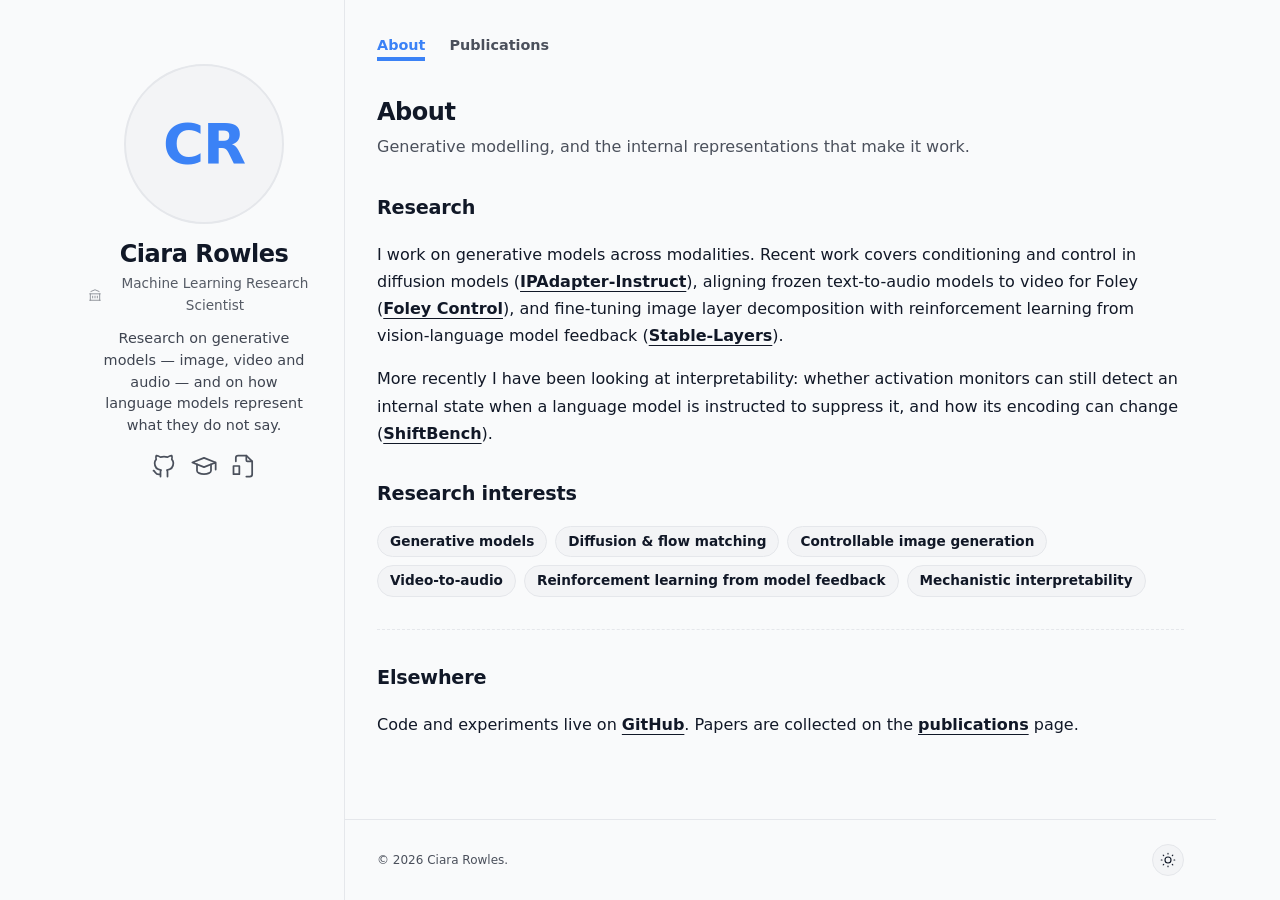
<file: index.html>
<!doctype html>
<html lang="en">
<head>
  <meta charset="utf-8">
  <meta name="viewport" content="width=device-width, initial-scale=1">
  <title>Ciara Rowles</title>
  <meta name="description" content="Ciara Rowles — machine learning research scientist working on generative models and mechanistic interpretability.">
  <link rel="stylesheet" href="assets/styles.css">
  <script>
    // Applied before first paint so the page never flashes the wrong theme.
    try {
      var t = localStorage.getItem("theme");
      if (t) document.documentElement.setAttribute("data-theme", t);
    } catch (e) {}
  </script>
</head>

<body>
  <div class="layout">
    <aside class="sidebar">
      <div class="sidebar-inner">
        <!-- Swap this for a photo: <img class="sidebar-avatar" src="assets/avatar.jpg" alt="Ciara Rowles"> -->
        <div class="sidebar-avatar sidebar-avatar--monogram" aria-hidden="true">CR</div>

        <div>
          <h1 class="sidebar-name">Ciara Rowles</h1>
          <p class="sidebar-info">
            <svg class="icon" xmlns="http://www.w3.org/2000/svg" viewBox="0 0 24 24" fill="none" stroke="currentColor" stroke-width="1.5" stroke-linecap="round" stroke-linejoin="round" aria-hidden="true">
              <path d="M3 21h18" /><path d="M3 10h18" /><path d="M5 6l7 -3l7 3" />
              <path d="M4 10v11" /><path d="M20 10v11" />
              <path d="M8 14v3" /><path d="M12 14v3" /><path d="M16 14v3" />
            </svg>
            Machine Learning Research Scientist
          </p>
          <p class="sidebar-bio">
            Research on generative models — image, video and audio — and on how
            language models represent what they do not say.
          </p>

          <div class="social-links">
            <a href="https://github.com/CiaraStrawberry" class="social-link" target="_blank" rel="noreferrer" aria-label="Ciara Rowles on GitHub" title="GitHub">
              <svg xmlns="http://www.w3.org/2000/svg" viewBox="0 0 24 24" fill="none" stroke="currentColor" stroke-width="1.5" stroke-linecap="round" stroke-linejoin="round" aria-hidden="true">
                <path d="M9 19c-4.3 1.4 -4.3 -2.5 -6 -3m12 5v-3.5c0 -1 .1 -1.4 -.5 -2c2.8 -.3 5.5 -1.4 5.5 -6a4.6 4.6 0 0 0 -1.3 -3.2a4.2 4.2 0 0 0 -.1 -3.2s-1.1 -.3 -3.5 1.3a12.3 12.3 0 0 0 -6.2 0c-2.4 -1.6 -3.5 -1.3 -3.5 -1.3a4.2 4.2 0 0 0 -.1 3.2a4.6 4.6 0 0 0 -1.3 3.2c0 4.6 2.7 5.7 5.5 6c-.6 .6 -.6 1.2 -.5 2v3.5" />
              </svg>
            </a>
            <a href="https://scholar.google.com/citations?user=" class="social-link" target="_blank" rel="noreferrer" aria-label="Ciara Rowles on Google Scholar" title="Google Scholar">
              <svg xmlns="http://www.w3.org/2000/svg" viewBox="0 0 24 24" fill="none" stroke="currentColor" stroke-width="1.5" stroke-linecap="round" stroke-linejoin="round" aria-hidden="true">
                <path d="M22 9l-10 -4l-10 4l10 4l10 -4v6" />
                <path d="M6 10.6v5.4a6 3 0 0 0 12 0v-5.4" />
              </svg>
            </a>
            <a href="https://arxiv.org/a/rowles_c_1" class="social-link" target="_blank" rel="noreferrer" aria-label="Ciara Rowles on arXiv" title="arXiv">
              <svg xmlns="http://www.w3.org/2000/svg" viewBox="0 0 24 24" fill="none" stroke="currentColor" stroke-width="1.5" stroke-linecap="round" stroke-linejoin="round" aria-hidden="true">
                <path d="M14 3v4a1 1 0 0 0 1 1h4" />
                <path d="M5 8v-3a2 2 0 0 1 2 -2h7l5 5v11a2 2 0 0 1 -2 2h-3" />
                <path d="M3 12h5v7h-5z" />
              </svg>
            </a>
            <!-- Add more links here, e.g. email, X, LinkedIn, ORCID. -->
          </div>
        </div>
      </div>
    </aside>

    <div class="main-content">
      <nav class="nav">
        <ul class="nav-links">
          <li><a href="index.html" class="nav-link active">About<span class="nav-link-line"></span></a></li>
          <li><a href="publications.html" class="nav-link inactive">Publications<span class="nav-link-line"></span></a></li>
        </ul>
      </nav>

      <main class="main-body">
        <header class="page-header">
          <h2 class="page-title">About</h2>
          <p class="page-subtitle">
            Generative modelling, and the internal representations that make it work.
          </p>
        </header>

        <section class="section prose">
          <h3 class="section-title">Research</h3>
          <p>
            I work on generative models across modalities. Recent work covers
            conditioning and control in diffusion models
            (<a href="publications.html">IPAdapter-Instruct</a>), aligning frozen
            text-to-audio models to video for Foley
            (<a href="publications.html">Foley Control</a>), and fine-tuning image
            layer decomposition with reinforcement learning from vision-language
            model feedback (<a href="publications.html">Stable-Layers</a>).
          </p>
          <p>
            More recently I have been looking at interpretability: whether activation
            monitors can still detect an internal state when a language model is
            instructed to suppress it, and how its encoding can change
            (<a href="publications.html">ShiftBench</a>).
          </p>
        </section>

        <section class="section">
          <h3 class="section-title">Research interests</h3>
          <ul class="chips">
            <li class="chip">Generative models</li>
            <li class="chip">Diffusion &amp; flow matching</li>
            <li class="chip">Controllable image generation</li>
            <li class="chip">Video-to-audio</li>
            <li class="chip">Reinforcement learning from model feedback</li>
            <li class="chip">Mechanistic interpretability</li>
          </ul>
        </section>

        <hr class="divider">

        <section class="section prose">
          <h3 class="section-title">Elsewhere</h3>
          <p>
            Code and experiments live on
            <a href="https://github.com/CiaraStrawberry" target="_blank" rel="noreferrer">GitHub</a>.
            Papers are collected on the
            <a href="publications.html">publications</a> page.
          </p>
        </section>
      </main>

      <footer class="footer">
        <span class="body-xs">&copy; 2026 Ciara Rowles.</span>
        <button id="theme-toggle" class="btn-icon" type="button" aria-label="Toggle dark mode" title="Toggle dark mode">
          <svg class="icon-sun" xmlns="http://www.w3.org/2000/svg" viewBox="0 0 24 24" fill="none" stroke="currentColor" stroke-width="1.5" stroke-linecap="round" stroke-linejoin="round" aria-hidden="true">
            <path d="M12 12m-4 0a4 4 0 1 0 8 0a4 4 0 1 0 -8 0" />
            <path d="M3 12h1m8 -9v1m8 8h1m-9 8v1m-6.4 -15.4l.7 .7m12.1 -.7l-.7 .7m0 11.4l.7 .7m-12.1 -.7l-.7 .7" />
          </svg>
          <svg class="icon-moon" xmlns="http://www.w3.org/2000/svg" viewBox="0 0 24 24" fill="none" stroke="currentColor" stroke-width="1.5" stroke-linecap="round" stroke-linejoin="round" aria-hidden="true">
            <path d="M12 3c.132 0 .263 0 .393 0a7.5 7.5 0 0 0 7.92 12.446a9 9 0 1 1 -8.313 -12.454z" />
          </svg>
        </button>
      </footer>
    </div>
  </div>

  <script src="assets/theme.js"></script>
</body>
</html>
</file>
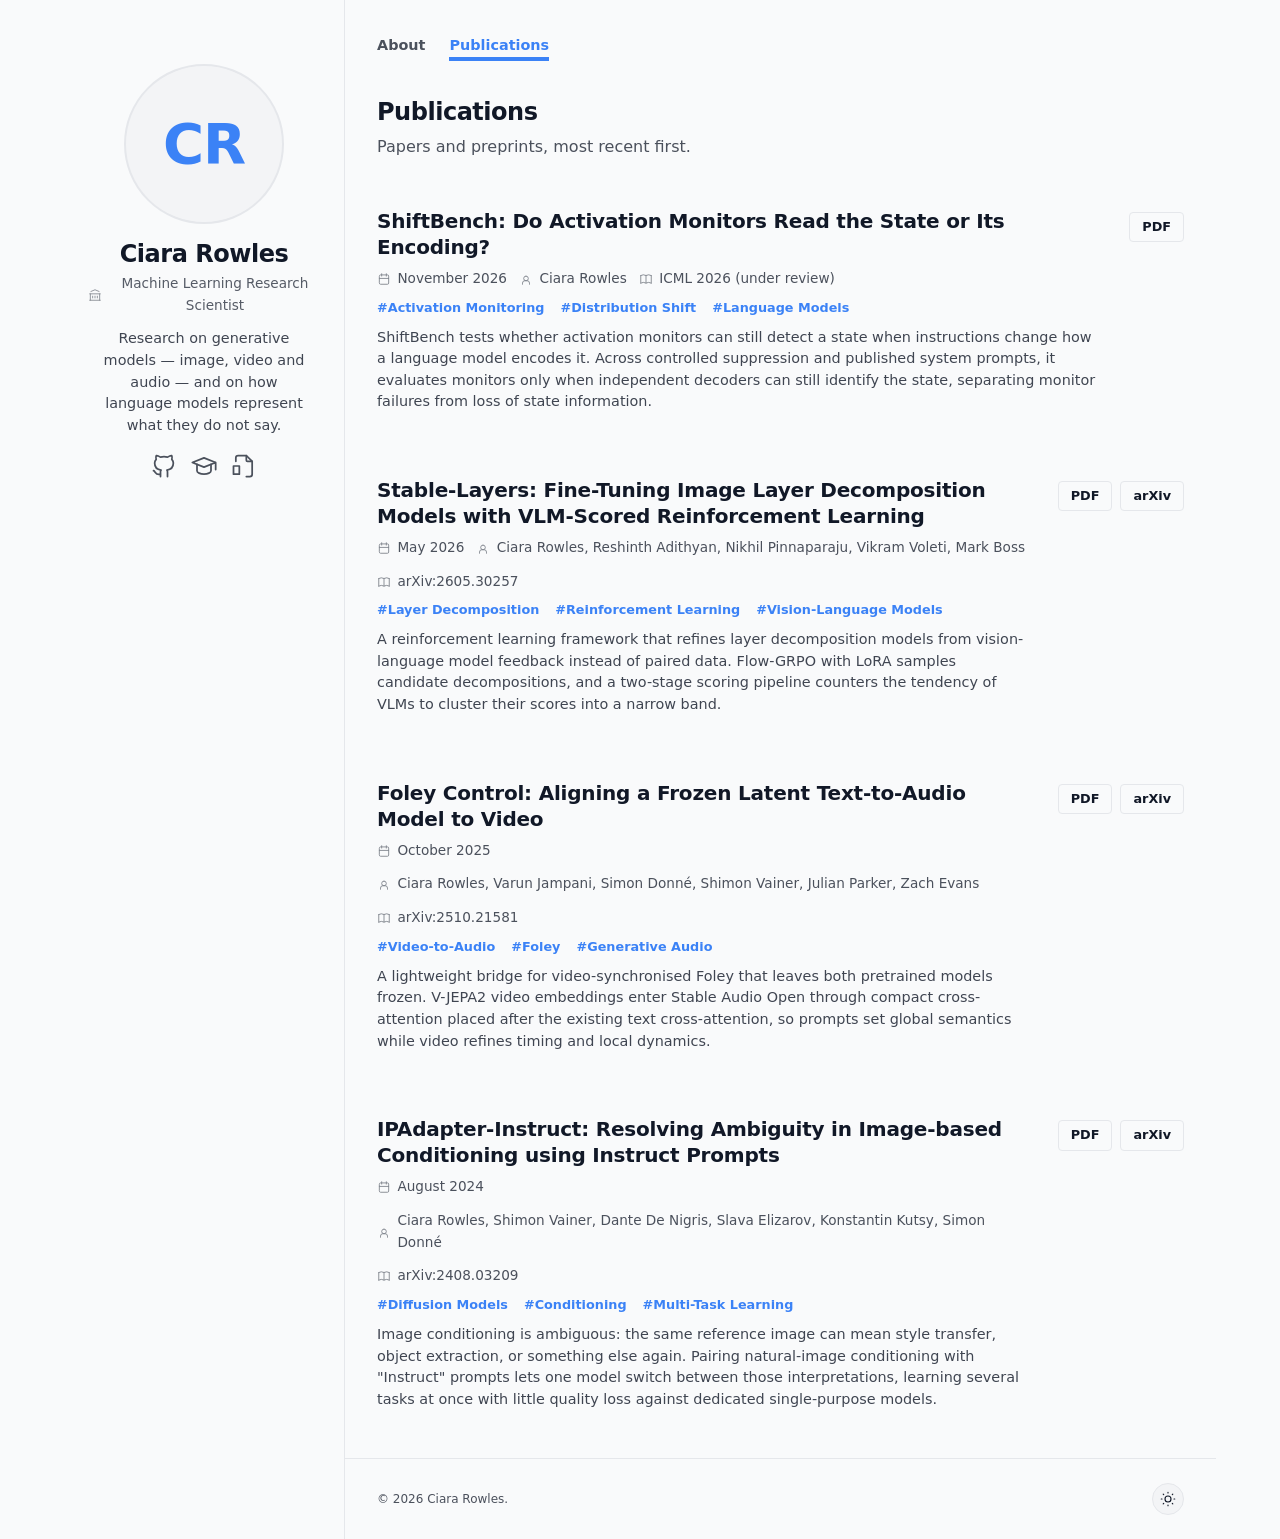
<file: publications.html>
<!doctype html>
<html lang="en">
<head>
  <meta charset="utf-8">
  <meta name="viewport" content="width=device-width, initial-scale=1">
  <title>Publications — Ciara Rowles</title>
  <meta name="description" content="Research papers by Ciara Rowles on generative models and interpretability.">
  <link rel="stylesheet" href="assets/styles.css">
  <script>
    try {
      var t = localStorage.getItem("theme");
      if (t) document.documentElement.setAttribute("data-theme", t);
    } catch (e) {}
  </script>
</head>

<body>
  <div class="layout">
    <aside class="sidebar">
      <div class="sidebar-inner">
        <!-- Swap this for a photo: <img class="sidebar-avatar" src="assets/avatar.jpg" alt="Ciara Rowles"> -->
        <div class="sidebar-avatar sidebar-avatar--monogram" aria-hidden="true">CR</div>

        <div>
          <h1 class="sidebar-name"><a href="index.html" style="text-decoration:none">Ciara Rowles</a></h1>
          <p class="sidebar-info">
            <svg class="icon" xmlns="http://www.w3.org/2000/svg" viewBox="0 0 24 24" fill="none" stroke="currentColor" stroke-width="1.5" stroke-linecap="round" stroke-linejoin="round" aria-hidden="true">
              <path d="M3 21h18" /><path d="M3 10h18" /><path d="M5 6l7 -3l7 3" />
              <path d="M4 10v11" /><path d="M20 10v11" />
              <path d="M8 14v3" /><path d="M12 14v3" /><path d="M16 14v3" />
            </svg>
            Machine Learning Research Scientist
          </p>
          <p class="sidebar-bio">
            Research on generative models — image, video and audio — and on how
            language models represent what they do not say.
          </p>

          <div class="social-links">
            <a href="https://github.com/CiaraStrawberry" class="social-link" target="_blank" rel="noreferrer" aria-label="Ciara Rowles on GitHub" title="GitHub">
              <svg xmlns="http://www.w3.org/2000/svg" viewBox="0 0 24 24" fill="none" stroke="currentColor" stroke-width="1.5" stroke-linecap="round" stroke-linejoin="round" aria-hidden="true">
                <path d="M9 19c-4.3 1.4 -4.3 -2.5 -6 -3m12 5v-3.5c0 -1 .1 -1.4 -.5 -2c2.8 -.3 5.5 -1.4 5.5 -6a4.6 4.6 0 0 0 -1.3 -3.2a4.2 4.2 0 0 0 -.1 -3.2s-1.1 -.3 -3.5 1.3a12.3 12.3 0 0 0 -6.2 0c-2.4 -1.6 -3.5 -1.3 -3.5 -1.3a4.2 4.2 0 0 0 -.1 3.2a4.6 4.6 0 0 0 -1.3 3.2c0 4.6 2.7 5.7 5.5 6c-.6 .6 -.6 1.2 -.5 2v3.5" />
              </svg>
            </a>
            <a href="https://scholar.google.com/citations?user=" class="social-link" target="_blank" rel="noreferrer" aria-label="Ciara Rowles on Google Scholar" title="Google Scholar">
              <svg xmlns="http://www.w3.org/2000/svg" viewBox="0 0 24 24" fill="none" stroke="currentColor" stroke-width="1.5" stroke-linecap="round" stroke-linejoin="round" aria-hidden="true">
                <path d="M22 9l-10 -4l-10 4l10 4l10 -4v6" />
                <path d="M6 10.6v5.4a6 3 0 0 0 12 0v-5.4" />
              </svg>
            </a>
            <a href="https://arxiv.org/a/rowles_c_1" class="social-link" target="_blank" rel="noreferrer" aria-label="Ciara Rowles on arXiv" title="arXiv">
              <svg xmlns="http://www.w3.org/2000/svg" viewBox="0 0 24 24" fill="none" stroke="currentColor" stroke-width="1.5" stroke-linecap="round" stroke-linejoin="round" aria-hidden="true">
                <path d="M14 3v4a1 1 0 0 0 1 1h4" />
                <path d="M5 8v-3a2 2 0 0 1 2 -2h7l5 5v11a2 2 0 0 1 -2 2h-3" />
                <path d="M3 12h5v7h-5z" />
              </svg>
            </a>
          </div>
        </div>
      </div>
    </aside>

    <div class="main-content">
      <nav class="nav">
        <ul class="nav-links">
          <li><a href="index.html" class="nav-link inactive">About<span class="nav-link-line"></span></a></li>
          <li><a href="publications.html" class="nav-link active">Publications<span class="nav-link-line"></span></a></li>
        </ul>
      </nav>

      <main class="main-body">
        <header class="page-header">
          <h2 class="page-title">Publications</h2>
          <p class="page-subtitle">Papers and preprints, most recent first.</p>
        </header>

        <section class="item-list">

          <article class="card">
            <div class="card-content">
              <a class="card-title" href="papers/ShiftBench.pdf">
                ShiftBench: Do Activation Monitors Read the State or Its Encoding?
              </a>
              <div class="card-meta">
                <span>
                  <svg class="icon" xmlns="http://www.w3.org/2000/svg" viewBox="0 0 24 24" fill="none" stroke="currentColor" stroke-width="1.5" stroke-linecap="round" stroke-linejoin="round" aria-hidden="true">
                    <path d="M4 7a2 2 0 0 1 2 -2h12a2 2 0 0 1 2 2v12a2 2 0 0 1 -2 2h-12a2 2 0 0 1 -2 -2z" />
                    <path d="M16 3v4" /><path d="M8 3v4" /><path d="M4 11h16" />
                  </svg>
                  November 2026
                </span>
                <span>
                  <svg class="icon" xmlns="http://www.w3.org/2000/svg" viewBox="0 0 24 24" fill="none" stroke="currentColor" stroke-width="1.5" stroke-linecap="round" stroke-linejoin="round" aria-hidden="true">
                    <path d="M12 7a4 4 0 1 0 0 8a4 4 0 0 0 0 -8" />
                    <path d="M6 21v-2a4 4 0 0 1 4 -4h4a4 4 0 0 1 4 4v2" />
                  </svg>
                  Ciara Rowles
                </span>
                <span>
                  <svg class="icon" xmlns="http://www.w3.org/2000/svg" viewBox="0 0 24 24" fill="none" stroke="currentColor" stroke-width="1.5" stroke-linecap="round" stroke-linejoin="round" aria-hidden="true">
                    <path d="M3 19a9 9 0 0 1 9 0a9 9 0 0 1 9 0" />
                    <path d="M3 6a9 9 0 0 1 9 0a9 9 0 0 1 9 0" />
                    <path d="M3 6v13" /><path d="M12 6v13" /><path d="M21 6v13" />
                  </svg>
                  ICML 2026 (under review)
                </span>
              </div>
              <div class="card-tags">
                <span class="tag">#Activation Monitoring</span>
                <span class="tag">#Distribution Shift</span>
                <span class="tag">#Language Models</span>
              </div>
              <p class="card-desc">
                ShiftBench tests whether activation monitors can still detect a
                state when instructions change how a language model encodes it.
                Across controlled suppression and published system prompts, it
                evaluates monitors only when independent decoders can still identify
                the state, separating monitor failures from loss of state information.
              </p>
            </div>
            <div class="card-actions">
              <a class="btn" href="papers/ShiftBench.pdf" target="_blank" rel="noreferrer">PDF</a>
            </div>
          </article>

          <article class="card">
            <div class="card-content">
              <a class="card-title" href="https://arxiv.org/abs/2605.30257" target="_blank" rel="noreferrer">
                Stable-Layers: Fine-Tuning Image Layer Decomposition Models with VLM-Scored Reinforcement Learning
              </a>
              <div class="card-meta">
                <span>
                  <svg class="icon" xmlns="http://www.w3.org/2000/svg" viewBox="0 0 24 24" fill="none" stroke="currentColor" stroke-width="1.5" stroke-linecap="round" stroke-linejoin="round" aria-hidden="true">
                    <path d="M4 7a2 2 0 0 1 2 -2h12a2 2 0 0 1 2 2v12a2 2 0 0 1 -2 2h-12a2 2 0 0 1 -2 -2z" />
                    <path d="M16 3v4" /><path d="M8 3v4" /><path d="M4 11h16" />
                  </svg>
                  May 2026
                </span>
                <span>
                  <svg class="icon" xmlns="http://www.w3.org/2000/svg" viewBox="0 0 24 24" fill="none" stroke="currentColor" stroke-width="1.5" stroke-linecap="round" stroke-linejoin="round" aria-hidden="true">
                    <path d="M12 7a4 4 0 1 0 0 8a4 4 0 0 0 0 -8" />
                    <path d="M6 21v-2a4 4 0 0 1 4 -4h4a4 4 0 0 1 4 4v2" />
                  </svg>
                  Ciara Rowles, Reshinth Adithyan, Nikhil Pinnaparaju, Vikram Voleti, Mark Boss
                </span>
                <span>
                  <svg class="icon" xmlns="http://www.w3.org/2000/svg" viewBox="0 0 24 24" fill="none" stroke="currentColor" stroke-width="1.5" stroke-linecap="round" stroke-linejoin="round" aria-hidden="true">
                    <path d="M3 19a9 9 0 0 1 9 0a9 9 0 0 1 9 0" />
                    <path d="M3 6a9 9 0 0 1 9 0a9 9 0 0 1 9 0" />
                    <path d="M3 6v13" /><path d="M12 6v13" /><path d="M21 6v13" />
                  </svg>
                  arXiv:2605.30257
                </span>
              </div>
              <div class="card-tags">
                <span class="tag">#Layer Decomposition</span>
                <span class="tag">#Reinforcement Learning</span>
                <span class="tag">#Vision-Language Models</span>
              </div>
              <p class="card-desc">
                A reinforcement learning framework that refines layer decomposition
                models from vision-language model feedback instead of paired data.
                Flow-GRPO with LoRA samples candidate decompositions, and a two-stage
                scoring pipeline counters the tendency of VLMs to cluster their scores
                into a narrow band.
              </p>
            </div>
            <div class="card-actions">
              <a class="btn" href="papers/stable-layers.pdf" target="_blank" rel="noreferrer">PDF</a>
              <a class="btn" href="https://arxiv.org/abs/2605.30257" target="_blank" rel="noreferrer">arXiv</a>
            </div>
          </article>

          <article class="card">
            <div class="card-content">
              <a class="card-title" href="https://arxiv.org/abs/2510.21581" target="_blank" rel="noreferrer">
                Foley Control: Aligning a Frozen Latent Text-to-Audio Model to Video
              </a>
              <div class="card-meta">
                <span>
                  <svg class="icon" xmlns="http://www.w3.org/2000/svg" viewBox="0 0 24 24" fill="none" stroke="currentColor" stroke-width="1.5" stroke-linecap="round" stroke-linejoin="round" aria-hidden="true">
                    <path d="M4 7a2 2 0 0 1 2 -2h12a2 2 0 0 1 2 2v12a2 2 0 0 1 -2 2h-12a2 2 0 0 1 -2 -2z" />
                    <path d="M16 3v4" /><path d="M8 3v4" /><path d="M4 11h16" />
                  </svg>
                  October 2025
                </span>
                <span>
                  <svg class="icon" xmlns="http://www.w3.org/2000/svg" viewBox="0 0 24 24" fill="none" stroke="currentColor" stroke-width="1.5" stroke-linecap="round" stroke-linejoin="round" aria-hidden="true">
                    <path d="M12 7a4 4 0 1 0 0 8a4 4 0 0 0 0 -8" />
                    <path d="M6 21v-2a4 4 0 0 1 4 -4h4a4 4 0 0 1 4 4v2" />
                  </svg>
                  Ciara Rowles, Varun Jampani, Simon Donné, Shimon Vainer, Julian Parker, Zach Evans
                </span>
                <span>
                  <svg class="icon" xmlns="http://www.w3.org/2000/svg" viewBox="0 0 24 24" fill="none" stroke="currentColor" stroke-width="1.5" stroke-linecap="round" stroke-linejoin="round" aria-hidden="true">
                    <path d="M3 19a9 9 0 0 1 9 0a9 9 0 0 1 9 0" />
                    <path d="M3 6a9 9 0 0 1 9 0a9 9 0 0 1 9 0" />
                    <path d="M3 6v13" /><path d="M12 6v13" /><path d="M21 6v13" />
                  </svg>
                  arXiv:2510.21581
                </span>
              </div>
              <div class="card-tags">
                <span class="tag">#Video-to-Audio</span>
                <span class="tag">#Foley</span>
                <span class="tag">#Generative Audio</span>
              </div>
              <p class="card-desc">
                A lightweight bridge for video-synchronised Foley that leaves both
                pretrained models frozen. V-JEPA2 video embeddings enter Stable Audio
                Open through compact cross-attention placed after the existing text
                cross-attention, so prompts set global semantics while video refines
                timing and local dynamics.
              </p>
            </div>
            <div class="card-actions">
              <a class="btn" href="papers/foley-control.pdf" target="_blank" rel="noreferrer">PDF</a>
              <a class="btn" href="https://arxiv.org/abs/2510.21581" target="_blank" rel="noreferrer">arXiv</a>
            </div>
          </article>

          <article class="card">
            <div class="card-content">
              <a class="card-title" href="https://arxiv.org/abs/2408.03209" target="_blank" rel="noreferrer">
                IPAdapter-Instruct: Resolving Ambiguity in Image-based Conditioning using Instruct Prompts
              </a>
              <div class="card-meta">
                <span>
                  <svg class="icon" xmlns="http://www.w3.org/2000/svg" viewBox="0 0 24 24" fill="none" stroke="currentColor" stroke-width="1.5" stroke-linecap="round" stroke-linejoin="round" aria-hidden="true">
                    <path d="M4 7a2 2 0 0 1 2 -2h12a2 2 0 0 1 2 2v12a2 2 0 0 1 -2 2h-12a2 2 0 0 1 -2 -2z" />
                    <path d="M16 3v4" /><path d="M8 3v4" /><path d="M4 11h16" />
                  </svg>
                  August 2024
                </span>
                <span>
                  <svg class="icon" xmlns="http://www.w3.org/2000/svg" viewBox="0 0 24 24" fill="none" stroke="currentColor" stroke-width="1.5" stroke-linecap="round" stroke-linejoin="round" aria-hidden="true">
                    <path d="M12 7a4 4 0 1 0 0 8a4 4 0 0 0 0 -8" />
                    <path d="M6 21v-2a4 4 0 0 1 4 -4h4a4 4 0 0 1 4 4v2" />
                  </svg>
                  Ciara Rowles, Shimon Vainer, Dante De Nigris, Slava Elizarov, Konstantin Kutsy, Simon Donné
                </span>
                <span>
                  <svg class="icon" xmlns="http://www.w3.org/2000/svg" viewBox="0 0 24 24" fill="none" stroke="currentColor" stroke-width="1.5" stroke-linecap="round" stroke-linejoin="round" aria-hidden="true">
                    <path d="M3 19a9 9 0 0 1 9 0a9 9 0 0 1 9 0" />
                    <path d="M3 6a9 9 0 0 1 9 0a9 9 0 0 1 9 0" />
                    <path d="M3 6v13" /><path d="M12 6v13" /><path d="M21 6v13" />
                  </svg>
                  arXiv:2408.03209
                </span>
              </div>
              <div class="card-tags">
                <span class="tag">#Diffusion Models</span>
                <span class="tag">#Conditioning</span>
                <span class="tag">#Multi-Task Learning</span>
              </div>
              <p class="card-desc">
                Image conditioning is ambiguous: the same reference image can mean
                style transfer, object extraction, or something else again. Pairing
                natural-image conditioning with "Instruct" prompts lets one model
                switch between those interpretations, learning several tasks at once
                with little quality loss against dedicated single-purpose models.
              </p>
            </div>
            <div class="card-actions">
              <a class="btn" href="papers/ipadapter-instruct.pdf" target="_blank" rel="noreferrer">PDF</a>
              <a class="btn" href="https://arxiv.org/abs/2408.03209" target="_blank" rel="noreferrer">arXiv</a>
            </div>
          </article>

        </section>
      </main>

      <footer class="footer">
        <span class="body-xs">&copy; 2026 Ciara Rowles.</span>
        <button id="theme-toggle" class="btn-icon" type="button" aria-label="Toggle dark mode" title="Toggle dark mode">
          <svg class="icon-sun" xmlns="http://www.w3.org/2000/svg" viewBox="0 0 24 24" fill="none" stroke="currentColor" stroke-width="1.5" stroke-linecap="round" stroke-linejoin="round" aria-hidden="true">
            <path d="M12 12m-4 0a4 4 0 1 0 8 0a4 4 0 1 0 -8 0" />
            <path d="M3 12h1m8 -9v1m8 8h1m-9 8v1m-6.4 -15.4l.7 .7m12.1 -.7l-.7 .7m0 11.4l.7 .7m-12.1 -.7l-.7 .7" />
          </svg>
          <svg class="icon-moon" xmlns="http://www.w3.org/2000/svg" viewBox="0 0 24 24" fill="none" stroke="currentColor" stroke-width="1.5" stroke-linecap="round" stroke-linejoin="round" aria-hidden="true">
            <path d="M12 3c.132 0 .263 0 .393 0a7.5 7.5 0 0 0 7.92 12.446a9 9 0 1 1 -8.313 -12.454z" />
          </svg>
        </button>
      </footer>
    </div>
  </div>

  <script src="assets/theme.js"></script>
</body>
</html>
</file>
<file: assets/styles.css>
/* ---------------------------------------------------------------------------
   Theme tokens — light is the default, dark is applied via [data-theme="dark"]
   or the OS preference when no explicit choice has been made.
   --------------------------------------------------------------------------- */
:root {
  --background: #f9fafb;
  --foreground: #111827;
  --accent: #3b82f6;
  --muted: #6b7280;
  --border: #e5e7eb;
  --surface: #f3f4f6;

  --font-sans: ui-sans-serif, system-ui, -apple-system, "Segoe UI", Roboto,
    sans-serif, "Apple Color Emoji", "Segoe UI Emoji";
  --font-mono: ui-monospace, SFMono-Regular, Menlo, Monaco, Consolas,
    "Liberation Mono", "Courier New", monospace;
}

@media (prefers-color-scheme: dark) {
  :root:not([data-theme="light"]) {
    --background: #241f1c;
    --foreground: #e6dfd3;
    --accent: #d97757;
    --muted: #8a7d71;
    --border: #3d342d;
    --surface: #2d2723;
  }
}

:root[data-theme="dark"] {
  --background: #241f1c;
  --foreground: #e6dfd3;
  --accent: #d97757;
  --muted: #8a7d71;
  --border: #3d342d;
  --surface: #2d2723;
}

/* ---------------------------------------------------------------------------
   Base
   --------------------------------------------------------------------------- */
*,
*::before,
*::after {
  box-sizing: border-box;
}

html {
  -webkit-text-size-adjust: 100%;
}

body {
  margin: 0;
  background: var(--background);
  color: var(--foreground);
  font-family: var(--font-sans);
  font-size: 16px;
  line-height: 1.6;
  transition: background 0.3s, color 0.3s;
}

a {
  color: inherit;
}

img {
  max-width: 100%;
}

:focus-visible {
  outline: 2px dashed var(--accent);
  outline-offset: 2px;
}

@media (prefers-reduced-motion: reduce) {
  *,
  *::before,
  *::after {
    transition-duration: 0.01ms !important;
    animation-duration: 0.01ms !important;
  }
}

/* ---------------------------------------------------------------------------
   Layout: sticky sidebar + main column
   --------------------------------------------------------------------------- */
.layout {
  display: flex;
  width: 100%;
  max-width: 72rem;
  min-height: 100vh;
  margin: 0 auto;
}

.sidebar {
  display: flex;
  flex-direction: column;
  flex-shrink: 0;
  gap: 1.5rem;
  width: 280px;
  height: 100vh;
  padding: 4rem 1.5rem 1.5rem;
  position: sticky;
  top: 0;
}

.sidebar-inner {
  display: flex;
  flex-direction: column;
  align-items: center;
  text-align: center;
}

.sidebar-avatar {
  width: 160px;
  height: 160px;
  border: 2px solid var(--border);
  border-radius: 50%;
  object-fit: cover;
  transition: border-color 0.3s;
}

.sidebar-avatar:hover {
  border-color: var(--accent);
}

/* Monogram stand-in used until a photo is dropped in at assets/avatar.jpg */
.sidebar-avatar--monogram {
  display: flex;
  align-items: center;
  justify-content: center;
  background: var(--surface);
  color: var(--accent);
  font-size: 3.5rem;
  font-weight: 800;
  letter-spacing: -0.02em;
  user-select: none;
}

.sidebar-name {
  margin: 1rem 0 0;
  font-size: 1.5rem;
  font-weight: 800;
  line-height: 1.2;
  letter-spacing: -0.02em;
}

.sidebar-info {
  display: flex;
  align-items: center;
  justify-content: center;
  gap: 0.5rem;
  margin: 0.25rem 0 0;
  font-size: 0.85rem;
  opacity: 0.7;
}

.sidebar-bio {
  margin: 0.75rem 0 0;
  padding: 0 0.5rem;
  font-size: 0.9rem;
  line-height: 1.5;
  opacity: 0.8;
}

.social-links {
  display: flex;
  flex-wrap: wrap;
  align-items: center;
  justify-content: center;
  gap: 0.25rem;
  margin-top: 0.75rem;
}

.social-link {
  display: inline-flex;
  padding: 0.25rem;
  opacity: 0.75;
  transition: opacity 0.3s, transform 0.3s, color 0.3s;
}

.social-link svg {
  width: 28px;
  height: 28px;
}

.social-link:hover {
  opacity: 1;
  color: var(--accent);
  transform: rotate(6deg);
}

.main-content {
  display: flex;
  flex: 1;
  flex-direction: column;
  min-width: 0;
  border-left: 1px solid var(--border);
}

/* ---------------------------------------------------------------------------
   Navigation
   --------------------------------------------------------------------------- */
.nav {
  padding: 2rem 2rem 1rem;
}

.nav-links {
  display: flex;
  flex-wrap: wrap;
  gap: 1.5rem;
  margin: 0;
  padding: 0;
  list-style: none;
}

.nav-link {
  position: relative;
  font-size: 0.9rem;
  font-weight: 600;
  text-decoration: none;
  transition: color 0.2s;
}

.nav-link.inactive {
  opacity: 0.75;
}

.nav-link.active {
  color: var(--accent);
}

.nav-link-line {
  position: absolute;
  bottom: -0.5rem;
  left: 0;
  width: 0;
  height: 4px;
  background-color: var(--accent);
  transition: width 0.3s;
}

.nav-link:hover .nav-link-line,
.nav-link.active .nav-link-line {
  width: 100%;
}

/* ---------------------------------------------------------------------------
   Page body
   --------------------------------------------------------------------------- */
.main-body {
  flex: 1;
  padding: 1.5rem 2rem 2rem;
}

.page-header {
  margin-bottom: 2rem;
}

.page-title {
  margin: 0;
  font-size: 1.5rem;
  font-weight: 800;
  line-height: 1.2;
  letter-spacing: -0.02em;
}

.page-subtitle {
  margin: 0.5rem 0 0;
  font-size: 1rem;
  opacity: 0.75;
}

.section {
  margin-bottom: 2rem;
}

.section-title {
  margin: 0 0 1rem;
  font-size: 1.2rem;
  font-weight: 700;
  letter-spacing: -0.01em;
}

.prose {
  font-size: 1rem;
  line-height: 1.7;
}

.prose p {
  margin: 0 0 1rem;
}

.prose ul,
.prose ol {
  margin: 0 0 1rem;
  padding-left: 1.5rem;
}

.prose li {
  margin-bottom: 0.5rem;
}

.prose ul li::marker,
.prose ol li::marker {
  color: var(--accent);
  font-weight: 800;
}

.prose a {
  color: inherit;
  font-weight: 600;
  text-decoration: underline;
  text-underline-offset: 4px;
  transition: color 0.2s;
}

.prose a:hover {
  color: var(--accent);
}

.prose blockquote {
  margin: 1rem 0;
  padding-left: 1rem;
  border-left: 4px solid var(--accent);
  font-style: italic;
  opacity: 0.85;
}

.divider {
  border: none;
  border-top: 1px dashed var(--border);
  margin: 2rem 0;
}

/* ---------------------------------------------------------------------------
   Publication cards
   --------------------------------------------------------------------------- */
.item-list {
  display: flex;
  flex-direction: column;
  gap: 2rem;
}

.card {
  display: flex;
  gap: 2rem;
  align-items: flex-start;
  padding: 1rem 0;
}

.card-content {
  flex: 1;
  min-width: 0;
}

.card-title {
  display: block;
  margin-bottom: 0.5rem;
  font-size: 1.25rem;
  font-weight: 700;
  line-height: 1.3;
  letter-spacing: -0.01em;
  text-decoration: none;
  transition: color 0.2s;
}

.card-title:hover {
  color: var(--accent);
  text-decoration: underline;
}

.card-meta {
  display: flex;
  flex-wrap: wrap;
  align-items: center;
  gap: 0.75rem;
  margin-bottom: 0.75rem;
  font-size: 0.85rem;
  font-weight: 500;
  opacity: 0.75;
}

.card-meta > span {
  display: inline-flex;
  align-items: center;
  gap: 0.4rem;
}

.card-tags {
  display: flex;
  flex-wrap: wrap;
  gap: 1rem;
  margin-bottom: 0.75rem;
}

.tag {
  display: inline-flex;
  align-items: center;
  color: var(--accent);
  font-size: 0.8rem;
  font-weight: 700;
  line-height: 1;
  text-decoration: none;
}

.card-desc {
  margin: 0;
  font-size: 0.9rem;
  line-height: 1.5;
  opacity: 0.8;
}

.card-actions {
  display: flex;
  flex-shrink: 0;
  flex-wrap: wrap;
  gap: 0.5rem;
  padding-top: 0.25rem;
}

.btn {
  display: inline-flex;
  align-items: center;
  justify-content: center;
  padding: 0.25rem 0.75rem;
  border: 1px solid var(--border);
  border-radius: 0.25rem;
  background: none;
  color: inherit;
  font-family: inherit;
  font-size: 0.8rem;
  font-weight: 600;
  text-decoration: none;
  white-space: nowrap;
  transition: border-color 0.2s, color 0.2s;
}

.btn:hover {
  border-color: var(--accent);
  color: var(--accent);
}

/* Emphasised chips used for the research-interest list on the about page */
.chips {
  display: flex;
  flex-wrap: wrap;
  gap: 0.5rem;
  padding: 0;
  margin: 0;
  list-style: none;
}

.chip {
  padding: 0.25rem 0.75rem;
  border: 1px solid var(--border);
  border-radius: 999px;
  background: var(--surface);
  font-size: 0.85rem;
  font-weight: 600;
}

.icon {
  width: 14px;
  height: 14px;
  flex-shrink: 0;
  opacity: 0.7;
}

/* ---------------------------------------------------------------------------
   Footer
   --------------------------------------------------------------------------- */
.footer {
  display: flex;
  align-items: center;
  justify-content: space-between;
  gap: 1rem;
  padding: 1.5rem 2rem;
  border-top: 1px solid var(--border);
  font-size: 0.85rem;
}

.body-xs {
  font-size: 0.75rem;
  line-height: 1.4;
  opacity: 0.75;
}

.btn-icon {
  display: flex;
  align-items: center;
  justify-content: center;
  width: 32px;
  height: 32px;
  padding: 0;
  border: 1px solid var(--border);
  border-radius: 50%;
  background: var(--surface);
  color: inherit;
  cursor: pointer;
  transition: background 0.2s, border-color 0.2s, color 0.2s, transform 0.2s;
}

.btn-icon svg {
  width: 18px;
  height: 18px;
}

.btn-icon:hover {
  background: var(--accent);
  border-color: var(--accent);
  color: var(--background);
  transform: translateY(-2px);
}

/* Only one of the two toggle glyphs is visible at a time. */
.icon-moon {
  display: none;
}

:root[data-theme="dark"] .icon-moon {
  display: block;
}

:root[data-theme="dark"] .icon-sun {
  display: none;
}

@media (prefers-color-scheme: dark) {
  :root:not([data-theme="light"]) .icon-moon {
    display: block;
  }
  :root:not([data-theme="light"]) .icon-sun {
    display: none;
  }
}

/* ---------------------------------------------------------------------------
   Responsive
   --------------------------------------------------------------------------- */
@media (max-width: 1024px) {
  .layout {
    flex-direction: column;
  }

  .sidebar {
    position: relative;
    width: 100%;
    height: auto;
    flex-direction: row;
    flex-wrap: wrap;
    gap: 0.75rem;
    padding: 1rem;
  }

  .sidebar-inner {
    flex-direction: row;
    align-items: center;
    gap: 1.5rem;
    text-align: left;
  }

  .sidebar-avatar {
    width: 112px;
    height: 112px;
    font-size: 2.5rem;
  }

  .sidebar-name {
    margin-top: 0;
  }

  .sidebar-bio {
    padding: 0;
  }

  .sidebar-info,
  .social-links {
    justify-content: flex-start;
  }

  .main-content {
    width: 100%;
    flex: none;
    border-left: none;
    border-top: 1px solid var(--border);
  }

  .nav,
  .main-body,
  .footer {
    padding-left: 1.5rem;
    padding-right: 1.5rem;
  }
}

@media (max-width: 768px) {
  .sidebar {
    gap: 0.5rem;
    padding: 0.75rem 1rem;
  }

  .sidebar-inner {
    gap: 1rem;
  }

  .sidebar-avatar {
    width: 80px;
    height: 80px;
    font-size: 1.75rem;
  }

  .sidebar-name {
    font-size: 1.25rem;
  }

  .sidebar-bio {
    display: none;
  }

  .nav,
  .main-body,
  .footer {
    padding-left: 1rem;
    padding-right: 1rem;
  }

  .nav-links {
    gap: 1rem;
  }

  .nav-link {
    font-size: 0.85rem;
  }

  .card {
    flex-direction: column;
    gap: 0.75rem;
  }
}
</file>
